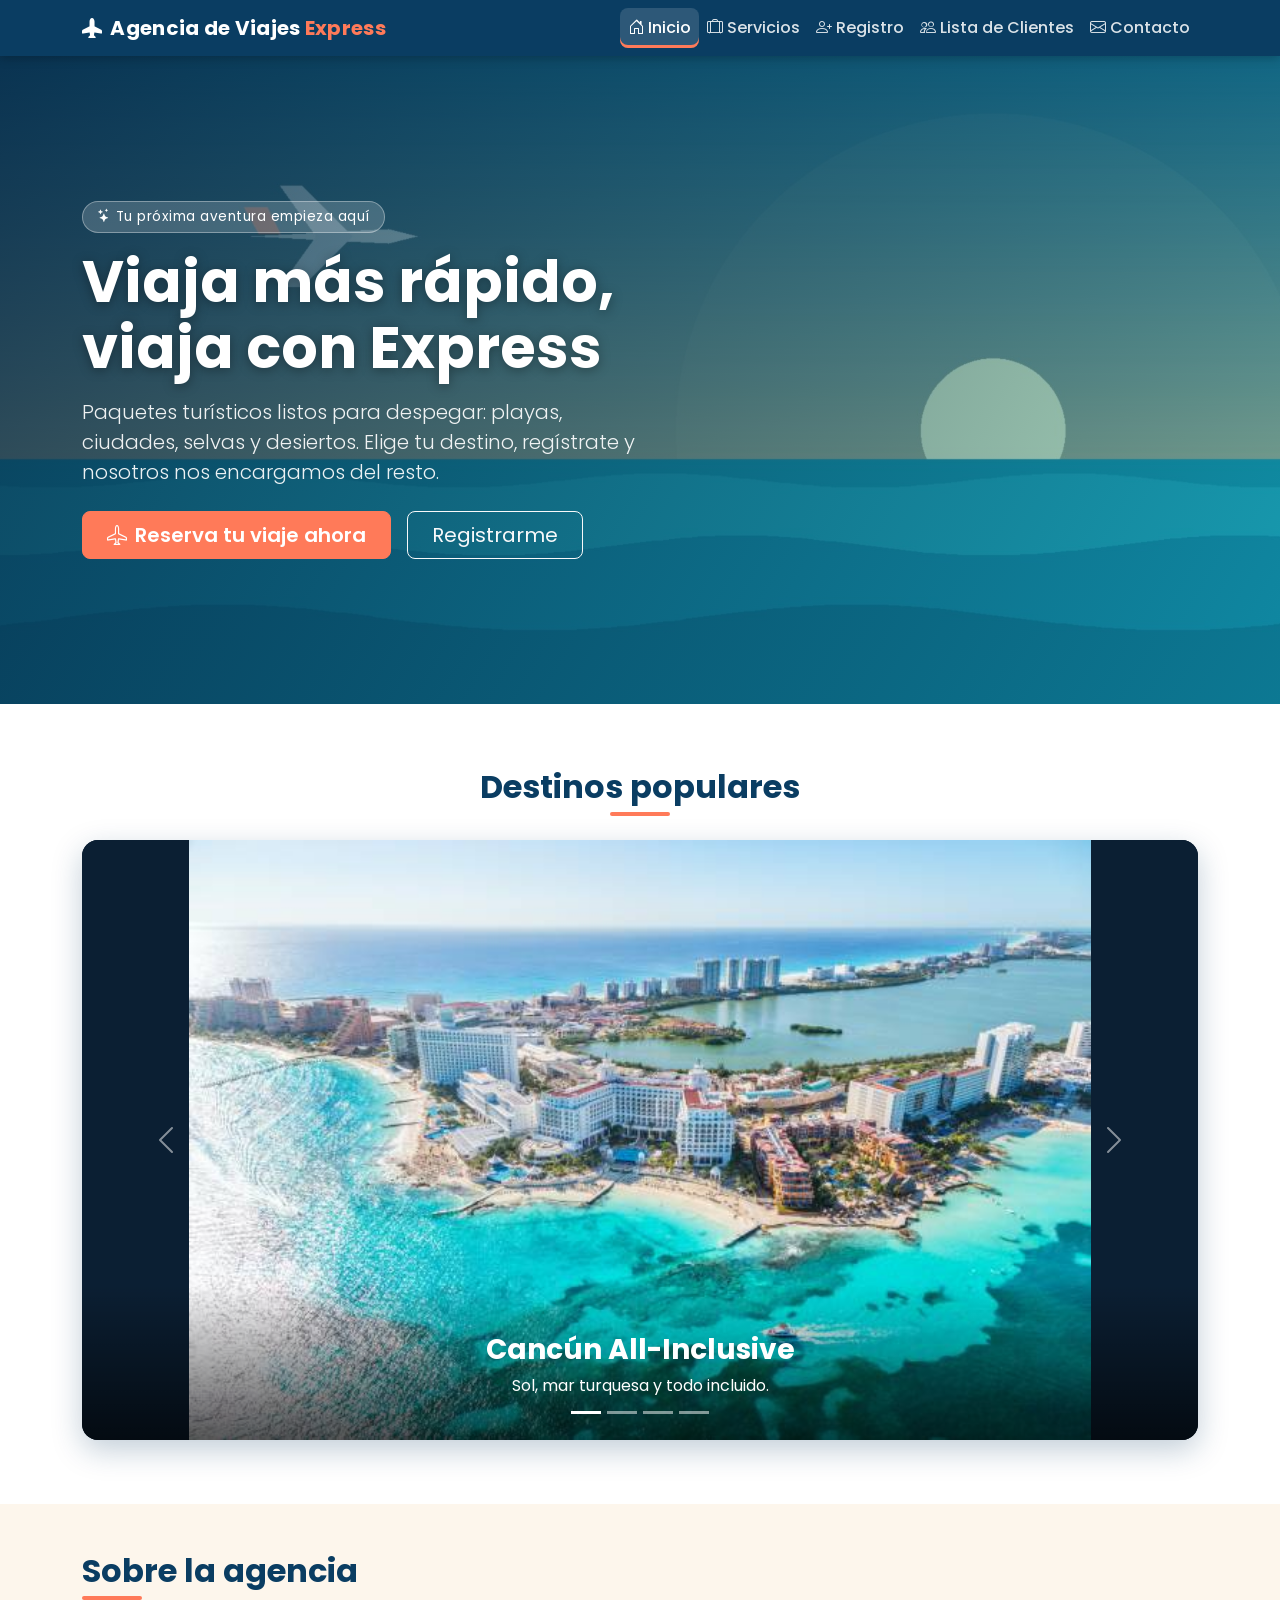
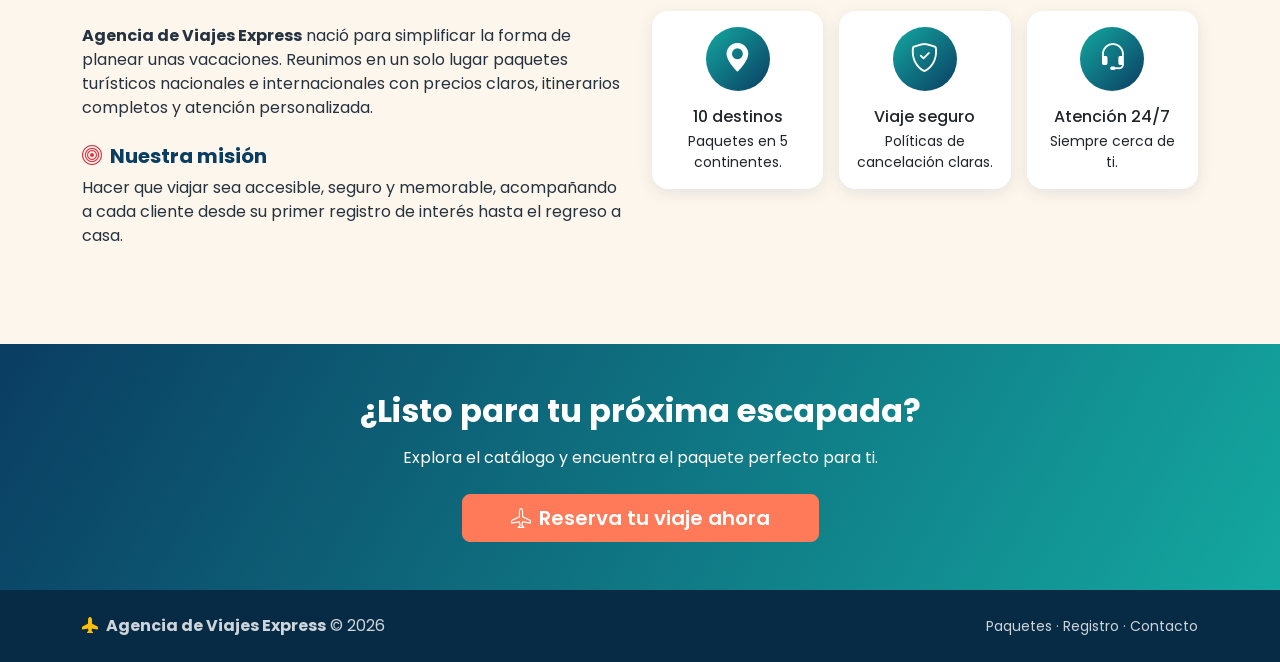
<file: VIAJES_EXPRESS/agencia-viajes-express/agencia-viajes-express/index.html>
<!DOCTYPE html>
<html lang="es">

<head>
    <meta charset="UTF-8">
    <meta name="viewport" content="width=device-width, initial-scale=1">
    <meta name="description" content="Agencia de Viajes Express: paquetes turísticos y registro de clientes.">
    <title>Agencia de Viajes Express | Inicio</title>

    <link href="https://cdn.jsdelivr.net/npm/bootstrap@5.3.3/dist/css/bootstrap.min.css" rel="stylesheet">
    <link rel="stylesheet" href="https://cdn.jsdelivr.net/npm/bootstrap-icons@1.11.3/font/bootstrap-icons.min.css">
    <link rel="preconnect" href="https://fonts.googleapis.com">
    <link rel="preconnect" href="https://fonts.gstatic.com" crossorigin>
    <link href="https://fonts.googleapis.com/css2?family=Poppins:wght@400;500;600;700&display=swap" rel="stylesheet">
    <link rel="stylesheet" href="css/estilos.css">
</head>

<body>

    <!-- Menú de navegación (se genera con utilidades.js) -->
    <header id="menu-principal"></header>

    <main>
        <!-- Banner con imagen de fondo -->
        <section class="hero d-flex align-items-center">
            <div class="container py-5">
                <div class="row">
                    <div class="col-lg-8">
                        <span class="etiqueta"><i class="bi bi-stars me-1"></i>Tu próxima aventura empieza aquí</span>
                        <h1 class="mb-3">Viaja más rápido,<br>viaja con Express</h1>
                        <p class="lead mb-4">
                            Paquetes turísticos listos para despegar: playas, ciudades, selvas y desiertos.
                            Elige tu destino, regístrate y nosotros nos encargamos del resto.
                        </p>
                        <div
                            class="d-flex flex-column flex-sm-row gap-3 justify-content-center justify-content-lg-start">
                            <a href="servicios.html" class="btn btn-accent btn-lg px-4">
                                <i class="bi bi-airplane me-2"></i>Reserva tu viaje ahora
                            </a>
                            <a href="registro.html" class="btn btn-outline-light btn-lg px-4">Registrarme</a>
                        </div>
                    </div>
                </div>
            </div>
        </section>

        <!-- Carrusel de destinos populares -->
        <section class="container my-5 py-3" id="destinos">
            <div class="text-center">
                <h2 class="section-title">Destinos populares</h2>
            </div>

            <div id="carruselDestinos" class="carousel slide carousel-agencia" data-bs-ride="carousel">
                <div class="carousel-indicators">
                    <button type="button" data-bs-target="#carruselDestinos" data-bs-slide-to="0" class="active"
                        aria-current="true" aria-label="Cancún"></button>
                    <button type="button" data-bs-target="#carruselDestinos" data-bs-slide-to="1"
                        aria-label="Europa"></button>
                    <button type="button" data-bs-target="#carruselDestinos" data-bs-slide-to="2"
                        aria-label="Nueva York"></button>
                    <button type="button" data-bs-target="#carruselDestinos" data-bs-slide-to="3"
                        aria-label="Dubái"></button>
                </div>

                <div class="carousel-inner">
                    <div class="carousel-item active">
                        <img src="img/destino-cancun.jpg" class="d-block w-100" alt="Playa de Cancún">
                        <div class="carousel-caption">
                            <h3>Cancún All-Inclusive</h3>
                            <p>Sol, mar turquesa y todo incluido.</p>
                        </div>
                    </div>
                    <div class="carousel-item">
                        <img src="img/destino-europa.jpg" class="d-block w-100" alt="Ciudades de Europa">
                        <div class="carousel-caption">
                            <h3>Europa en 15 días</h3>
                            <p>Madrid, París, Roma y Ámsterdam en un solo viaje.</p>
                        </div>
                    </div>
                    <div class="carousel-item">
                        <img src="img/destino-nueva-york.jpg" class="d-block w-100" alt="Skyline de Nueva York">
                        <div class="carousel-caption">
                            <h3>Experiencia en Nueva York</h3>
                            <p>La ciudad que nunca duerme te espera.</p>
                        </div>
                    </div>
                    <div class="carousel-item">
                        <img src="img/destino-dubai.jpg" class="d-block w-100" alt="Desierto de Dubái">
                        <div class="carousel-caption">
                            <h3>Desierto de Dubái</h3>
                            <p>Lujo, rascacielos y safari entre las dunas.</p>
                        </div>
                    </div>
                </div>

                <button class="carousel-control-prev" type="button" data-bs-target="#carruselDestinos"
                    data-bs-slide="prev">
                    <span class="carousel-control-prev-icon" aria-hidden="true"></span>
                    <span class="visually-hidden">Anterior</span>
                </button>
                <button class="carousel-control-next" type="button" data-bs-target="#carruselDestinos"
                    data-bs-slide="next">
                    <span class="carousel-control-next-icon" aria-hidden="true"></span>
                    <span class="visually-hidden">Siguiente</span>
                </button>
            </div>
        </section>

        <!-- Información de la agencia y misión -->
        <section class="bg-arena py-5">
            <div class="container">
                <div class="row align-items-center g-4 mb-5">
                    <div class="col-lg-6">
                        <h2 class="section-title">Sobre la agencia</h2>
                        <p>
                            <strong>Agencia de Viajes Express</strong> nació para simplificar la forma de planear unas
                            vacaciones.
                            Reunimos en un solo lugar paquetes turísticos nacionales e internacionales con precios
                            claros,
                            itinerarios completos y atención personalizada.
                        </p>
                        <h5 class="mt-4"><i class="bi bi-bullseye text-danger me-2"></i>Nuestra misión</h5>
                        <p class="mb-0">
                            Hacer que viajar sea accesible, seguro y memorable, acompañando a cada cliente desde su
                            primer
                            registro de interés hasta el regreso a casa.
                        </p>
                    </div>
                    <div class="col-lg-6">
                        <div class="row g-3 text-center">
                            <div class="col-12 col-sm-4 d-flex">
                                <div class="card valor-card w-100 p-3">
                                    <div class="valor-icono"><i class="bi bi-geo-alt-fill"></i></div>
                                    <h6 class="mb-1">10 destinos</h6>
                                    <p class="small mb-0">Paquetes en 5 continentes.</p>
                                </div>
                            </div>
                            <div class="col-12 col-sm-4 d-flex">
                                <div class="card valor-card w-100 p-3">
                                    <div class="valor-icono"><i class="bi bi-shield-check"></i></div>
                                    <h6 class="mb-1">Viaje seguro</h6>
                                    <p class="small mb-0">Políticas de cancelación claras.</p>
                                </div>
                            </div>
                            <div class="col-12 col-sm-4 d-flex">
                                <div class="card valor-card w-100 p-3">
                                    <div class="valor-icono"><i class="bi bi-headset"></i></div>
                                    <h6 class="mb-1">Atención 24/7</h6>
                                    <p class="small mb-0">Siempre cerca de ti.</p>
                                </div>
                            </div>
                        </div>
                    </div>
                </div>
            </div>
        </section>

        <!-- Llamada a la acción -->
        <section class="cta-band py-5 text-center">
            <div class="container">
                <h2 class="mb-3">¿Listo para tu próxima escapada?</h2>
                <p class="mb-4">Explora el catálogo y encuentra el paquete perfecto para ti.</p>
                <a href="servicios.html" class="btn btn-accent btn-lg px-5">
                    <i class="bi bi-airplane me-2"></i>Reserva tu viaje ahora
                </a>
            </div>
        </section>
    </main>

    <!-- Pie de página -->
    <div id="pie-pagina"></div>

    <script src="https://cdn.jsdelivr.net/npm/bootstrap@5.3.3/dist/js/bootstrap.bundle.min.js"></script>
    <script src="js/utilidades.js"></script>
</body>

</html>
</file>
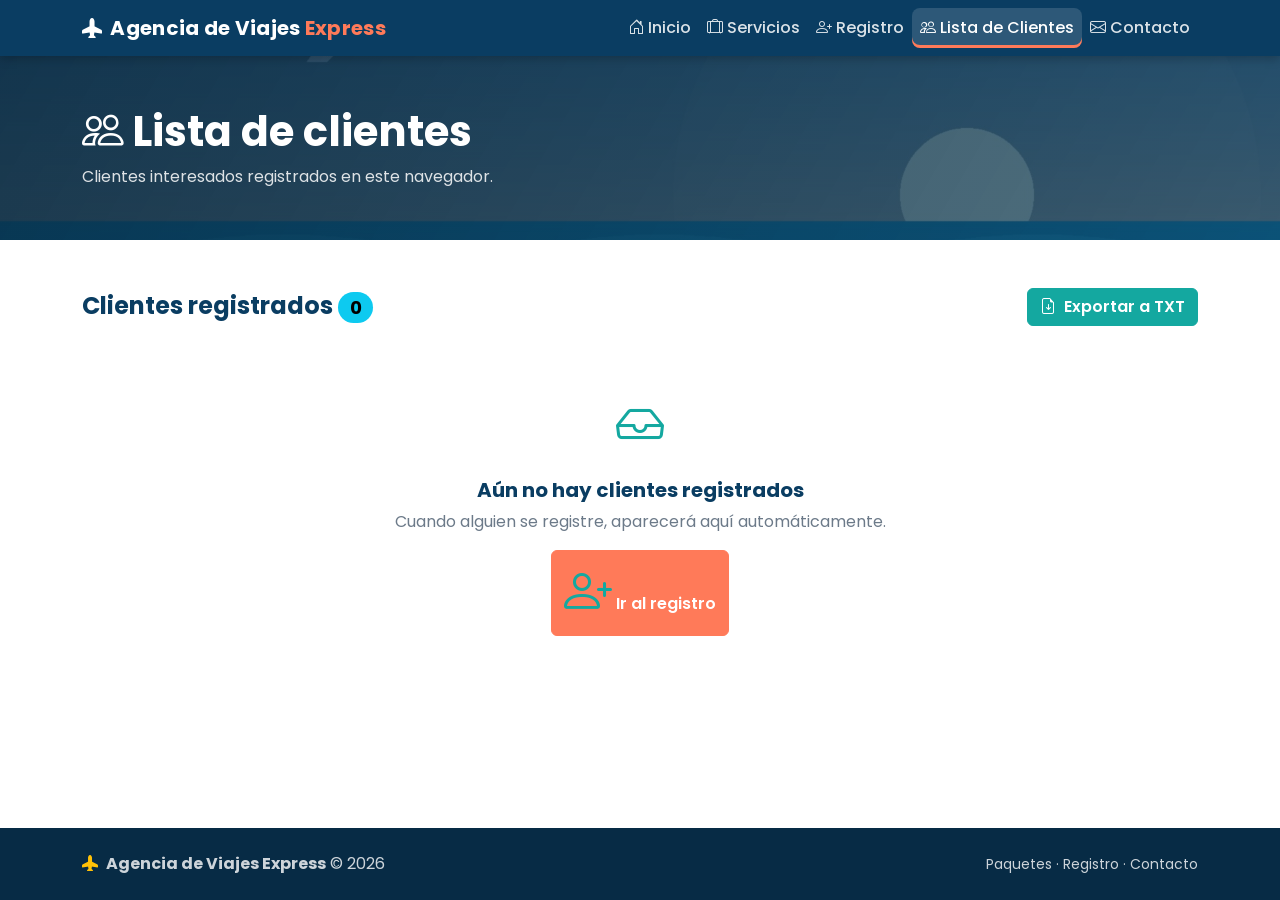
<file: VIAJES_EXPRESS/agencia-viajes-express/agencia-viajes-express/clientes.html>
<!DOCTYPE html>
<html lang="es">

<head>
  <meta charset="UTF-8">
  <meta name="viewport" content="width=device-width, initial-scale=1">
  <meta name="description" content="Lista de clientes registrados en Agencia de Viajes Express.">
  <title>Agencia de Viajes Express | Lista de Clientes</title>

  <link href="https://cdn.jsdelivr.net/npm/bootstrap@5.3.3/dist/css/bootstrap.min.css" rel="stylesheet">
  <link rel="stylesheet" href="https://cdn.jsdelivr.net/npm/bootstrap-icons@1.11.3/font/bootstrap-icons.min.css">
  <link rel="preconnect" href="https://fonts.googleapis.com">
  <link rel="preconnect" href="https://fonts.gstatic.com" crossorigin>
  <link href="https://fonts.googleapis.com/css2?family=Poppins:wght@400;500;600;700&display=swap" rel="stylesheet">
  <link rel="stylesheet" href="css/estilos.css">
</head>

<body>

  <header id="menu-principal"></header>

  <main>
    <section class="page-header">
      <div class="container">
        <h1><i class="bi bi-people me-2"></i>Lista de clientes</h1>
        <p>Clientes interesados registrados en este navegador.</p>
      </div>
    </section>

    <section class="container my-5">
      <div id="alerta-clientes"></div>

      <div class="d-flex flex-column flex-sm-row justify-content-between align-items-sm-center gap-3 mb-3">
        <h4 class="mb-0">
          Clientes registrados
          <span id="contador-clientes" class="badge rounded-pill text-bg-info">0</span>
        </h4>
        <button type="button" id="btn-exportar" class="btn btn-turquesa">
          <i class="bi bi-file-earmark-arrow-down me-2"></i>Exportar a TXT
        </button>
      </div>

      <!-- Tabla (las filas se generan con clientes.js desde localStorage) -->
      <div id="contenedor-tabla" class="table-responsive shadow-sm rounded">
        <table class="table table-striped table-hover tabla-clientes mb-0">
          <thead>
            <tr>
              <th scope="col">Nombre</th>
              <th scope="col">Email</th>
              <th scope="col">Destino</th>
              <th scope="col" class="text-center">Número de Personas</th>
              <th scope="col">Fecha</th>
              <th scope="col">Acciones</th>
            </tr>
          </thead>
          <tbody id="tabla-clientes"></tbody>
        </table>
      </div>

      <!-- Mensaje cuando no hay registros -->
      <div id="estado-vacio" class="estado-vacio d-none">
        <i class="bi bi-inbox"></i>
        <h5 class="mt-3">Aún no hay clientes registrados</h5>
        <p>Cuando alguien se registre, aparecerá aquí automáticamente.</p>
        <a href="registro.html" class="btn btn-accent">
          <i class="bi bi-person-plus me-1"></i>Ir al registro
        </a>
      </div>
    </section>
  </main>

  <div id="pie-pagina"></div>

  <script src="https://cdn.jsdelivr.net/npm/bootstrap@5.3.3/dist/js/bootstrap.bundle.min.js"></script>
  <script src="js/utilidades.js"></script>
  <script src="js/clientes.js"></script>
</body>

</html>
</file>
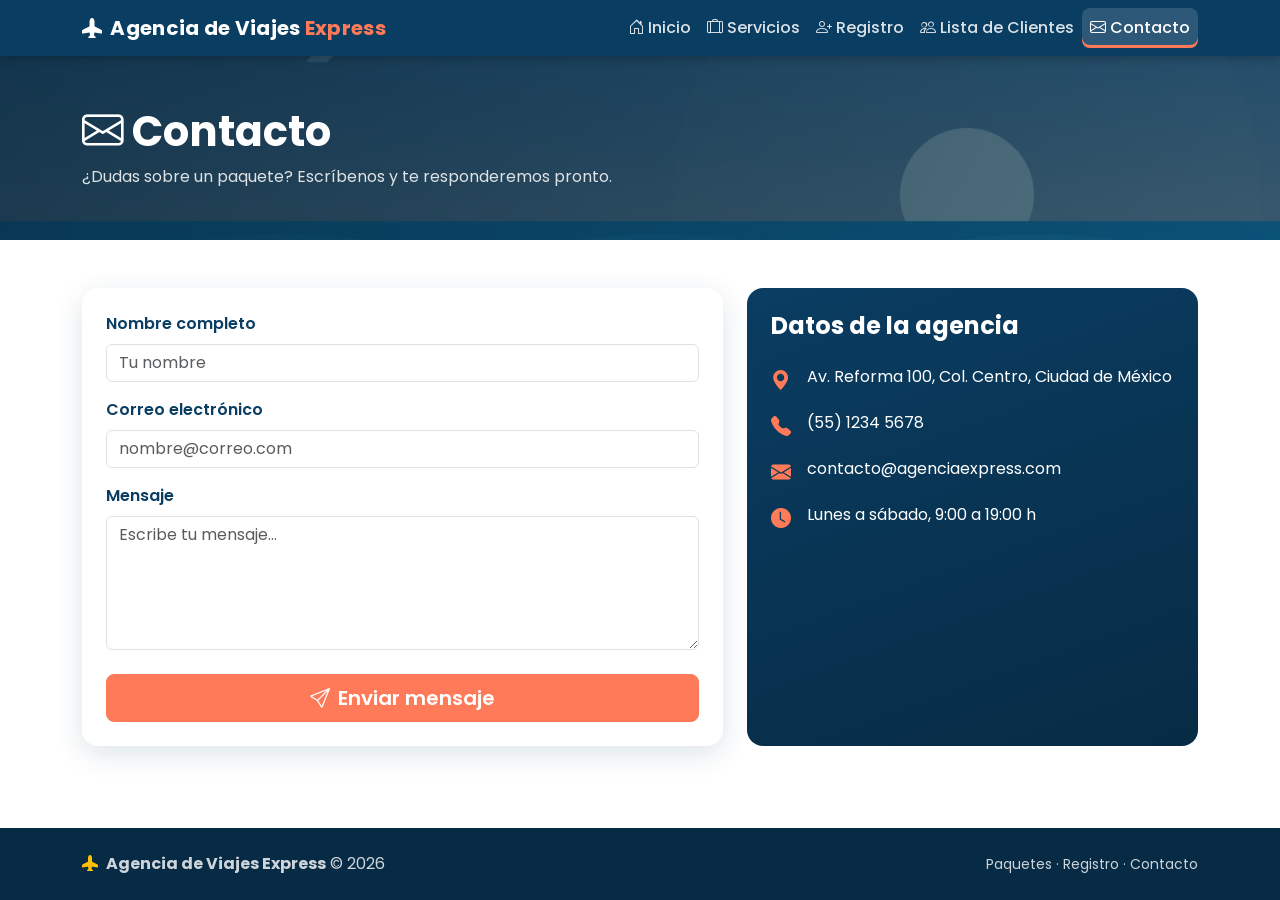
<file: VIAJES_EXPRESS/agencia-viajes-express/agencia-viajes-express/contacto.html>
<!DOCTYPE html>
<html lang="es">

<head>
  <meta charset="UTF-8">
  <meta name="viewport" content="width=device-width, initial-scale=1">
  <meta name="description" content="Contacta a Agencia de Viajes Express.">
  <title>Agencia de Viajes Express | Contacto</title>

  <link href="https://cdn.jsdelivr.net/npm/bootstrap@5.3.3/dist/css/bootstrap.min.css" rel="stylesheet">
  <link rel="stylesheet" href="https://cdn.jsdelivr.net/npm/bootstrap-icons@1.11.3/font/bootstrap-icons.min.css">
  <link rel="preconnect" href="https://fonts.googleapis.com">
  <link rel="preconnect" href="https://fonts.gstatic.com" crossorigin>
  <link href="https://fonts.googleapis.com/css2?family=Poppins:wght@400;500;600;700&display=swap" rel="stylesheet">
  <link rel="stylesheet" href="css/estilos.css">
</head>

<body>

  <header id="menu-principal"></header>

  <main>
    <section class="page-header">
      <div class="container">
        <h1><i class="bi bi-envelope me-2"></i>Contacto</h1>
        <p>¿Dudas sobre un paquete? Escríbenos y te responderemos pronto.</p>
      </div>
    </section>

    <section class="container my-5">
      <div id="alerta-contacto"></div>

      <div class="row g-4 justify-content-center">
        <div class="col-lg-7 d-flex">
          <div class="card form-card w-100">
            <div class="card-body p-4">
              <form id="form-contacto" novalidate>
                <div class="mb-3">
                  <label for="contacto-nombre" class="form-label">Nombre completo</label>
                  <input type="text" class="form-control" id="contacto-nombre" placeholder="Tu nombre"
                    autocomplete="name">
                  <div class="invalid-feedback">El nombre es obligatorio.</div>
                </div>

                <div class="mb-3">
                  <label for="contacto-correo" class="form-label">Correo electrónico</label>
                  <input type="email" class="form-control" id="contacto-correo" placeholder="nombre@correo.com"
                    autocomplete="email">
                  <div class="invalid-feedback">Ingresa un correo electrónico válido.</div>
                </div>

                <div class="mb-4">
                  <label for="contacto-mensaje" class="form-label">Mensaje</label>
                  <textarea class="form-control" id="contacto-mensaje" rows="5"
                    placeholder="Escribe tu mensaje..."></textarea>
                  <div class="invalid-feedback">El mensaje es obligatorio.</div>
                </div>

                <button type="submit" class="btn btn-accent btn-lg w-100">
                  <i class="bi bi-send me-2"></i>Enviar mensaje
                </button>
              </form>
            </div>
          </div>
        </div>

        <div class="col-lg-5 d-flex">
          <aside class="info-lateral p-4 w-100">
            <h4 class="mb-4">Datos de la agencia</h4>
            <p class="d-flex"><i class="bi bi-geo-alt-fill me-3 fs-5"></i><span>Av. Reforma 100, Col. Centro, Ciudad de
                México</span></p>
            <p class="d-flex"><i class="bi bi-telephone-fill me-3 fs-5"></i><span>(55) 1234 5678</span></p>
            <p class="d-flex"><i class="bi bi-envelope-fill me-3 fs-5"></i><span>contacto@agenciaexpress.com</span></p>
            <p class="d-flex"><i class="bi bi-clock-fill me-3 fs-5"></i><span>Lunes a sábado, 9:00 a 19:00 h</span></p>
          </aside>
        </div>
      </div>
    </section>
  </main>

  <div id="pie-pagina"></div>

  <script src="https://cdn.jsdelivr.net/npm/bootstrap@5.3.3/dist/js/bootstrap.bundle.min.js"></script>
  <script src="js/utilidades.js"></script>
  <script>
    /* Validación del formulario de contacto: ningún campo puede ir vacío */
    document.addEventListener('DOMContentLoaded', function () {
      const formulario = document.getElementById('form-contacto');
      const nombre = document.getElementById('contacto-nombre');
      const correo = document.getElementById('contacto-correo');
      const mensaje = document.getElementById('contacto-mensaje');
      const campos = [nombre, correo, mensaje];

      function validar(input) {
        const valor = input.value.trim();
        let valido = valor !== '';
        if (input === correo && valido) valido = emailValido(valor);
        input.classList.toggle('is-invalid', !valido);
        input.classList.toggle('is-valid', valido);
        return valido;
      }

      campos.forEach(function (c) {
        c.addEventListener('blur', function () { validar(c); });
        c.addEventListener('input', function () {
          if (c.classList.contains('is-invalid')) validar(c);
        });
      });

      formulario.addEventListener('submit', function (evento) {
        evento.preventDefault();
        const resultados = campos.map(validar);

        if (resultados.includes(false)) {
          mostrarAlerta('alerta-contacto',
            'Completa todos los campos correctamente antes de enviar.', 'danger');
          campos.find(function (c) { return c.classList.contains('is-invalid'); }).focus();
          return;
        }

        mostrarAlerta('alerta-contacto',
          '<strong>¡Mensaje enviado!</strong> Gracias, ' + escaparHTML(nombre.value.trim()) +
          '. Nuestro equipo te responderá a ' + escaparHTML(correo.value.trim()) + '.',
          'success');
        formulario.reset();
        campos.forEach(function (c) { c.classList.remove('is-valid', 'is-invalid'); });
      });
    });
  </script>
</body>

</html>
</file>
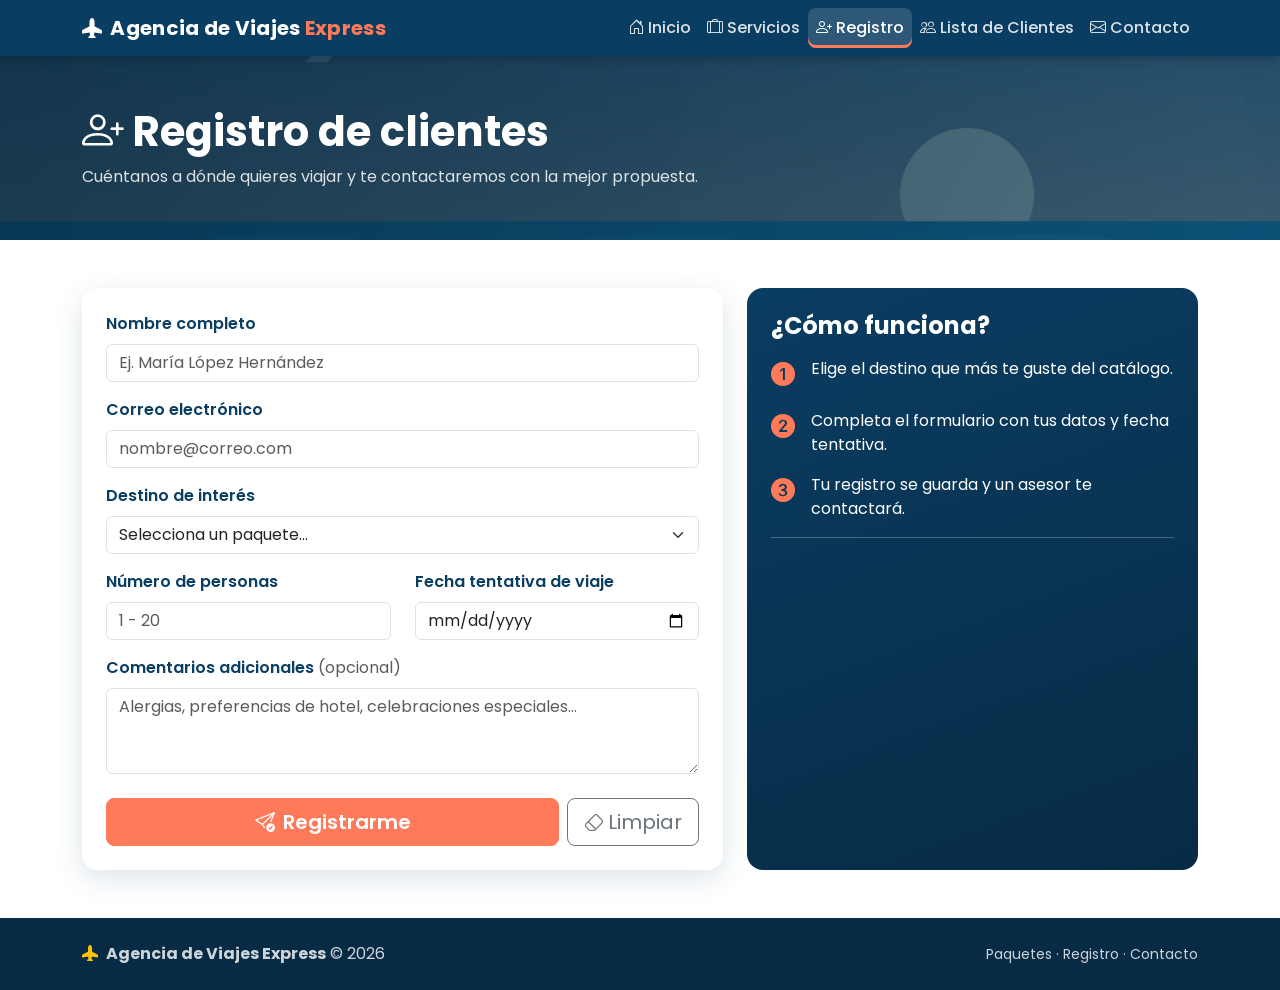
<file: VIAJES_EXPRESS/agencia-viajes-express/agencia-viajes-express/registro.html>
<!DOCTYPE html>
<html lang="es">

<head>
  <meta charset="UTF-8">
  <meta name="viewport" content="width=device-width, initial-scale=1">
  <meta name="description" content="Registro de interesados en paquetes de viaje.">
  <title>Agencia de Viajes Express | Registro</title>

  <link href="https://cdn.jsdelivr.net/npm/bootstrap@5.3.3/dist/css/bootstrap.min.css" rel="stylesheet">
  <link rel="stylesheet" href="https://cdn.jsdelivr.net/npm/bootstrap-icons@1.11.3/font/bootstrap-icons.min.css">
  <link rel="preconnect" href="https://fonts.googleapis.com">
  <link rel="preconnect" href="https://fonts.gstatic.com" crossorigin>
  <link href="https://fonts.googleapis.com/css2?family=Poppins:wght@400;500;600;700&display=swap" rel="stylesheet">
  <link rel="stylesheet" href="css/estilos.css">
</head>

<body>

  <header id="menu-principal"></header>

  <main>
    <section class="page-header">
      <div class="container">
        <h1><i class="bi bi-person-plus me-2"></i>Registro de clientes</h1>
        <p>Cuéntanos a dónde quieres viajar y te contactaremos con la mejor propuesta.</p>
      </div>
    </section>

    <section class="container my-5">
      <div id="alerta-registro"></div>

      <div class="row g-4 justify-content-center">
        <div class="col-lg-7 d-flex">
          <div class="card form-card w-100">
            <div class="card-body p-4">
              <form id="form-registro" novalidate>
                <div class="mb-3">
                  <label for="nombre" class="form-label">Nombre completo</label>
                  <input type="text" class="form-control" id="nombre" placeholder="Ej. María López Hernández"
                    autocomplete="name">
                  <div class="invalid-feedback"></div>
                </div>

                <div class="mb-3">
                  <label for="correo" class="form-label">Correo electrónico</label>
                  <input type="email" class="form-control" id="correo" placeholder="nombre@correo.com"
                    autocomplete="email">
                  <div class="invalid-feedback"></div>
                </div>

                <div class="mb-3">
                  <label for="destino" class="form-label">Destino de interés</label>
                  <select class="form-select" id="destino">
                    <option value="">Selecciona un paquete...</option>
                  </select>
                  <div class="invalid-feedback"></div>
                </div>

                <div class="row">
                  <div class="col-sm-6 mb-3">
                    <label for="personas" class="form-label">Número de personas</label>
                    <input type="number" class="form-control" id="personas" min="1" max="20" placeholder="1 - 20">
                    <div class="invalid-feedback"></div>
                  </div>
                  <div class="col-sm-6 mb-3">
                    <label for="fecha" class="form-label">Fecha tentativa de viaje</label>
                    <input type="date" class="form-control" id="fecha">
                    <div class="invalid-feedback"></div>
                  </div>
                </div>

                <div class="mb-4">
                  <label for="comentarios" class="form-label">Comentarios adicionales <span
                      class="text-muted fw-normal">(opcional)</span></label>
                  <textarea class="form-control" id="comentarios" rows="3"
                    placeholder="Alergias, preferencias de hotel, celebraciones especiales..."></textarea>
                </div>

                <div class="d-flex flex-column flex-sm-row gap-2">
                  <button type="submit" class="btn btn-accent btn-lg flex-fill">
                    <i class="bi bi-send-check me-2"></i>Registrarme
                  </button>
                  <button type="reset" class="btn btn-outline-secondary btn-lg">
                    <i class="bi bi-eraser me-1"></i>Limpiar
                  </button>
                </div>
              </form>
            </div>
          </div>
        </div>

        <div class="col-lg-5 d-flex">
          <aside class="info-lateral p-4 w-100">
            <h4 class="mb-3">¿Cómo funciona?</h4>
            <p class="d-flex"><i class="bi bi-1-circle-fill me-3 fs-4"></i><span>Elige el destino que más te guste del
                catálogo.</span></p>
            <p class="d-flex"><i class="bi bi-2-circle-fill me-3 fs-4"></i><span>Completa el formulario con tus datos y
                fecha tentativa.</span></p>
            <p class="d-flex"><i class="bi bi-3-circle-fill me-3 fs-4"></i><span>Tu registro se guarda y un asesor te
                contactará.</span></p>
            <hr class="border-light">
          </aside>
        </div>
      </div>
    </section>
  </main>

  <div id="pie-pagina"></div>

  <script src="https://cdn.jsdelivr.net/npm/bootstrap@5.3.3/dist/js/bootstrap.bundle.min.js"></script>
  <script src="js/utilidades.js"></script>
  <script src="js/paquetes.js"></script>
  <script src="js/registro.js"></script>
</body>

</html>
</file>
<file: VIAJES_EXPRESS/agencia-viajes-express/agencia-viajes-express/css/estilos.css>
:root {
  --azul: #0a3d62;
  --azul-oscuro: #072b45;
  --turquesa: #14a8a0;
  --coral: #ff7a59;
  --coral-oscuro: #e8613f;
  --arena: #fdf6ec;
  --texto: #25323f;
}

/* ---------- Base: layout flex para que el footer quede abajo ---------- */
body {
  display: flex;
  flex-direction: column;
  min-height: 100vh;
  font-family: 'Poppins', system-ui, -apple-system, 'Segoe UI', Roboto, sans-serif;
  color: var(--texto);
  background-color: #ffffff;
}

main {
  flex: 1 0 auto;
}

h1,
h2,
h3,
h4,
h5 {
  font-weight: 700;
  color: var(--azul);
}

/* ---------- Navbar ---------- */
.navbar-agencia {
  background-color: var(--azul);
  box-shadow: 0 2px 10px rgba(0, 0, 0, 0.25);
}

.navbar-agencia .navbar-brand {
  font-weight: 700;
  letter-spacing: 0.3px;
}

.navbar-agencia .navbar-brand span {
  color: var(--coral);
}

.navbar-agencia .nav-link {
  color: rgba(255, 255, 255, 0.85);
  font-weight: 500;
  border-radius: 0.5rem;
  padding: 0.5rem 0.9rem;
  transition: background-color 0.2s, color 0.2s;
}

.navbar-agencia .nav-link:hover,
.navbar-agencia .nav-link.active {
  color: #ffffff;
  background-color: rgba(255, 255, 255, 0.14);
}

.navbar-agencia .nav-link.active {
  box-shadow: inset 0 -3px 0 var(--coral);
}

/* ---------- Botones ---------- */
.btn-accent {
  background-color: var(--coral);
  border-color: var(--coral);
  color: #ffffff;
  font-weight: 600;
}

.btn-accent:hover,
.btn-accent:focus {
  background-color: var(--coral-oscuro);
  border-color: var(--coral-oscuro);
  color: #ffffff;
}

.btn-turquesa {
  background-color: var(--turquesa);
  border-color: var(--turquesa);
  color: #ffffff;
  font-weight: 600;
}

.btn-turquesa:hover,
.btn-turquesa:focus {
  background-color: #0f8a83;
  border-color: #0f8a83;
  color: #ffffff;
}

/* ---------- Banner (index) ---------- */
.hero {
  min-height: 72vh;
  background:
    linear-gradient(120deg, rgba(7, 43, 69, 0.82), rgba(20, 168, 160, 0.35)),
    url('../img/banner-viajes.jpg') center / cover no-repeat;
  color: #ffffff;
}

.hero h1 {
  color: #ffffff;
  font-size: clamp(2rem, 5vw, 3.6rem);
  line-height: 1.15;
  text-shadow: 0 2px 12px rgba(0, 0, 0, 0.35);
}

.hero .lead {
  max-width: 560px;
  color: rgba(255, 255, 255, 0.92);
}

.hero .etiqueta {
  display: inline-block;
  background: rgba(255, 255, 255, 0.18);
  border: 1px solid rgba(255, 255, 255, 0.35);
  border-radius: 50rem;
  padding: 0.3rem 0.9rem;
  font-size: 0.85rem;
  letter-spacing: 0.5px;
  margin-bottom: 1rem;
}

/* ---------- Encabezado de páginas internas ---------- */
.page-header {
  background:
    linear-gradient(120deg, rgba(7, 43, 69, 0.88), rgba(10, 61, 98, 0.7)),
    url('../img/banner-viajes.jpg') center / cover no-repeat;
  color: #ffffff;
  padding: 3.2rem 0;
}

.page-header h1 {
  color: #ffffff;
  font-size: clamp(1.8rem, 4vw, 2.6rem);
}

.page-header p {
  margin-bottom: 0;
  color: rgba(255, 255, 255, 0.85);
}

/* ---------- Secciones ---------- */
.section-title {
  position: relative;
  display: inline-block;
  padding-bottom: 0.6rem;
  margin-bottom: 1.5rem;
}

.section-title::after {
  content: '';
  position: absolute;
  left: 0;
  bottom: 0;
  width: 60px;
  height: 4px;
  border-radius: 4px;
  background: var(--coral);
}

.text-center .section-title::after {
  left: 50%;
  transform: translateX(-50%);
}

.bg-arena {
  background-color: var(--arena);
}

/* ---------- Carrusel ---------- */
.carousel-agencia {
  border-radius: 1rem;
  overflow: hidden;
  box-shadow: 0 10px 30px rgba(10, 61, 98, 0.25);
  background-color: #0b1f33;
}

.carousel-agencia .carousel-item {
  position: relative;
  isolation: isolate;
  overflow: hidden;
  aspect-ratio: 16 / 9;
  max-height: 600px;
  background-color: #0b1f33;
}

.carousel-agencia .carousel-item::before {
  content: '';
  position: absolute;
  inset: 0;
  background: var(--fondo) center / cover no-repeat;
  filter: blur(28px) brightness(0.65);
  transform: scale(1.15);
}

.carousel-agencia .carousel-item img {
  position: relative;
  width: 100%;
  height: 100%;
  object-fit: contain;
}

.carousel-agencia .carousel-caption {
  background: linear-gradient(transparent, rgba(0, 0, 0, 0.65));
  left: 0;
  right: 0;
  bottom: 0;
  padding: 3rem 1.5rem 1.6rem;
}

.carousel-agencia .carousel-caption h3 {
  color: #ffffff;
}

/* ---------- Tarjetas de valores (index) ---------- */
.valor-card {
  border: 0;
  border-radius: 1rem;
  box-shadow: 0 4px 16px rgba(10, 61, 98, 0.1);
}

.valor-icono {
  width: 64px;
  height: 64px;
  margin: 0 auto 1rem;
  display: flex;
  align-items: center;
  justify-content: center;
  border-radius: 50%;
  font-size: 1.8rem;
  color: #ffffff;
  background: linear-gradient(135deg, var(--turquesa), var(--azul));
}

/* ---------- Banda de llamada a la acción ---------- */
.cta-band {
  background: linear-gradient(120deg, var(--azul), var(--turquesa));
  color: #ffffff;
}

.cta-band h2 {
  color: #ffffff;
}

/* ---------- Catálogo de paquetes ---------- */
.card-paquete {
  border: 0;
  border-radius: 1rem;
  overflow: hidden;
  transition: transform 0.25s ease, box-shadow 0.25s ease;
}

.card-paquete:hover {
  transform: translateY(-6px);
  box-shadow: 0 14px 28px rgba(10, 61, 98, 0.22) !important;
}

.card-paquete .card-img-top {
  height: 200px;
  object-fit: cover;
}

.card-paquete .duracion {
  color: var(--turquesa);
  font-weight: 600;
  font-size: 0.9rem;
}

.lista-incluye {
  padding-left: 1.1rem;
  margin-bottom: 1rem;
}

.lista-incluye li::marker {
  color: var(--coral);
}

.precio {
  font-size: 1.35rem;
  font-weight: 700;
  color: var(--azul);
}

.precio small {
  font-size: 0.7rem;
  font-weight: 500;
  color: #6c7a89;
}

/* ---------- Modal de detalle ---------- */
#modalPaquete .modal-header {
  background: var(--azul);
  color: #ffffff;
}

#modalPaquete .modal-title {
  color: #ffffff;
}

#modalPaquete .modal-img {
  width: 100%;
  height: 260px;
  object-fit: cover;
  border-radius: 0.75rem;
}

.politicas {
  background: var(--arena);
  border-left: 4px solid var(--coral);
  border-radius: 0.5rem;
  padding: 0.9rem 1rem 0.9rem 1.2rem;
  font-size: 0.9rem;
}

/* ---------- Formularios ---------- */
.form-card {
  border: 0;
  border-radius: 1rem;
  box-shadow: 0 8px 28px rgba(10, 61, 98, 0.14);
}

.form-card .form-label {
  font-weight: 600;
  color: var(--azul);
}

.form-control:focus,
.form-select:focus {
  border-color: var(--turquesa);
  box-shadow: 0 0 0 0.2rem rgba(20, 168, 160, 0.2);
}

.info-lateral {
  background: linear-gradient(160deg, var(--azul), var(--azul-oscuro));
  color: #ffffff;
  border-radius: 1rem;
}

.info-lateral h4,
.info-lateral h5 {
  color: #ffffff;
}

.info-lateral i {
  color: var(--coral);
}

/* ---------- Tabla de clientes ---------- */
.tabla-clientes thead th {
  background-color: var(--azul);
  color: #ffffff;
  white-space: nowrap;
  border: 0;
}

.tabla-clientes tbody td {
  vertical-align: middle;
}

.estado-vacio {
  text-align: center;
  padding: 3rem 1rem;
  color: #6c7a89;
}

.estado-vacio i {
  font-size: 3rem;
  color: var(--turquesa);
}

/* ---------- Footer ---------- */
.footer-agencia {
  background-color: var(--azul-oscuro);
  color: rgba(255, 255, 255, 0.8);
  flex-shrink: 0;
}

.footer-agencia h6 {
  color: #ffffff;
}

.footer-agencia a {
  color: rgba(255, 255, 255, 0.8);
  text-decoration: none;
}

.footer-agencia a:hover {
  color: var(--coral);
}

/* ---------- Ajustes responsivos ---------- */
@media (max-width: 767.98px) {
  .carousel-agencia .carousel-item img {
    height: 300px;
  }

  .hero {
    min-height: 60vh;
    text-align: center;
  }

  .hero .lead {
    margin-left: auto;
    margin-right: auto;
  }
}
</file>
